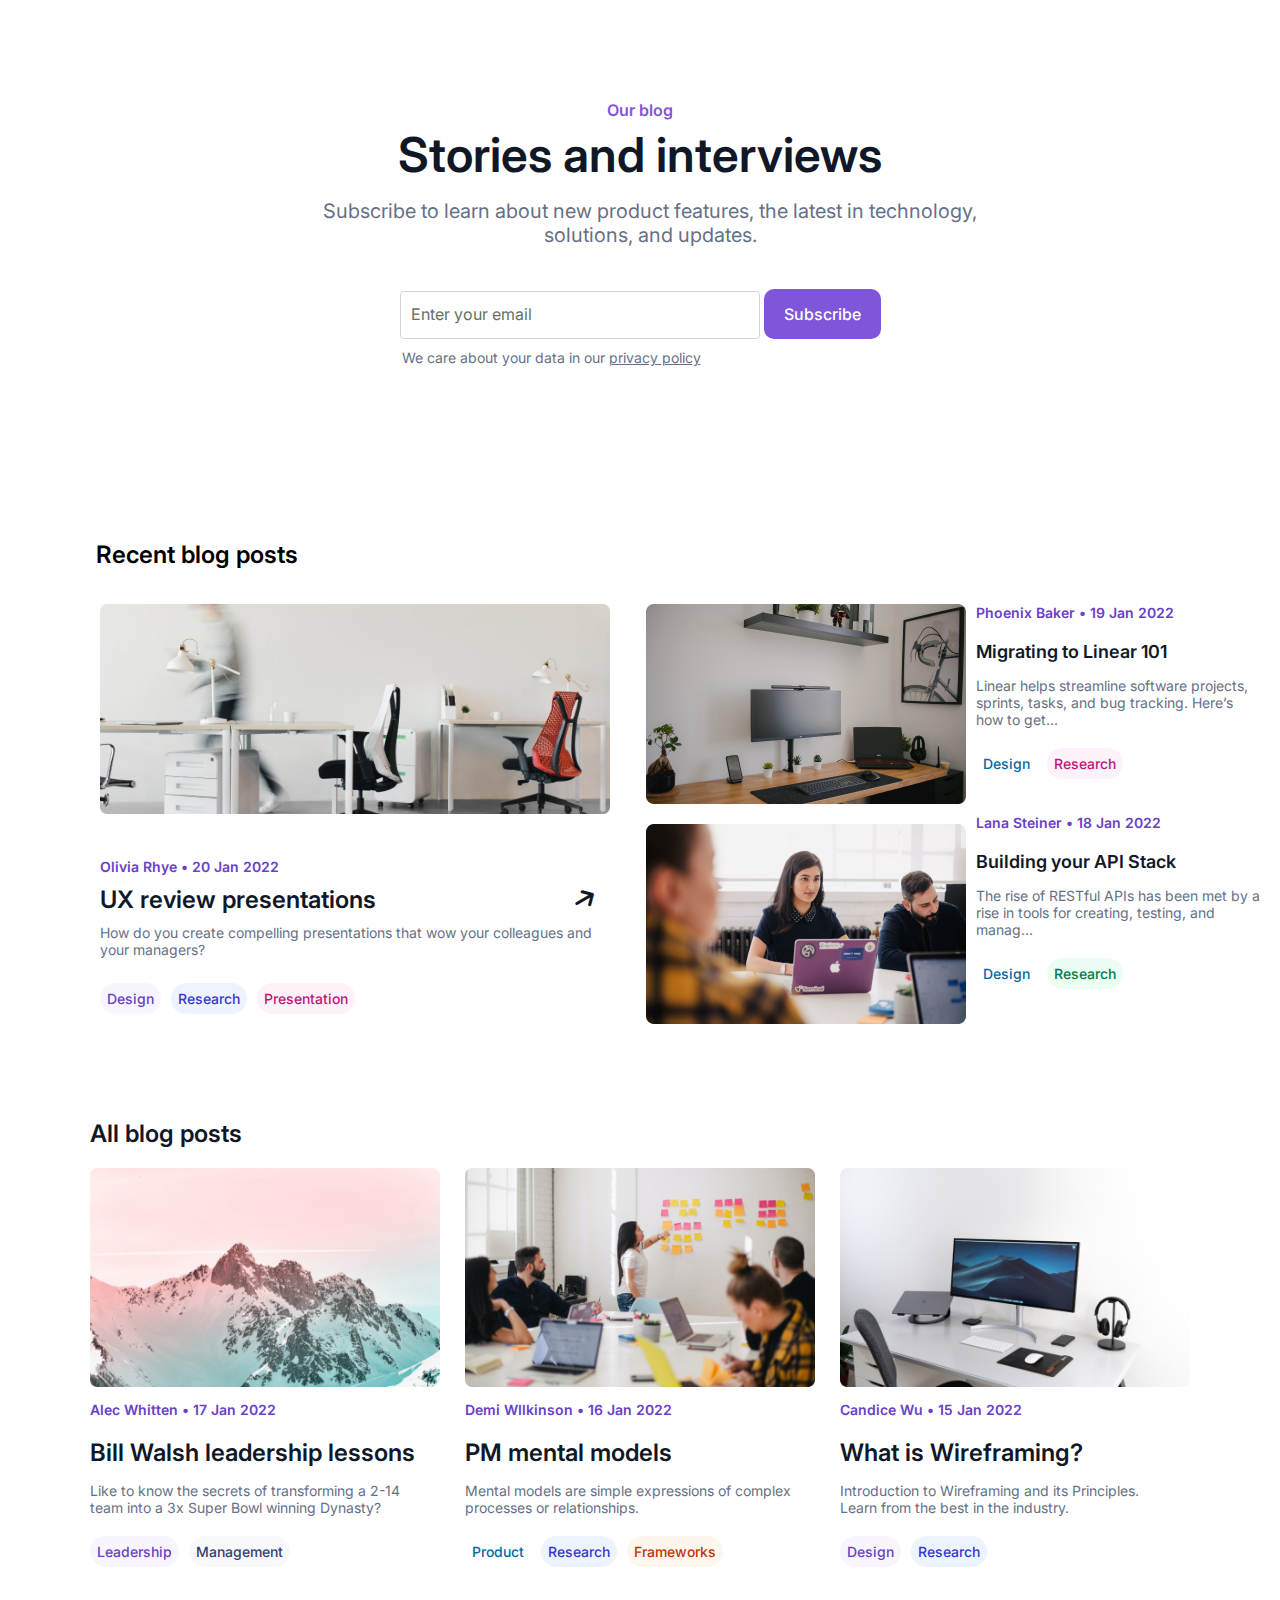
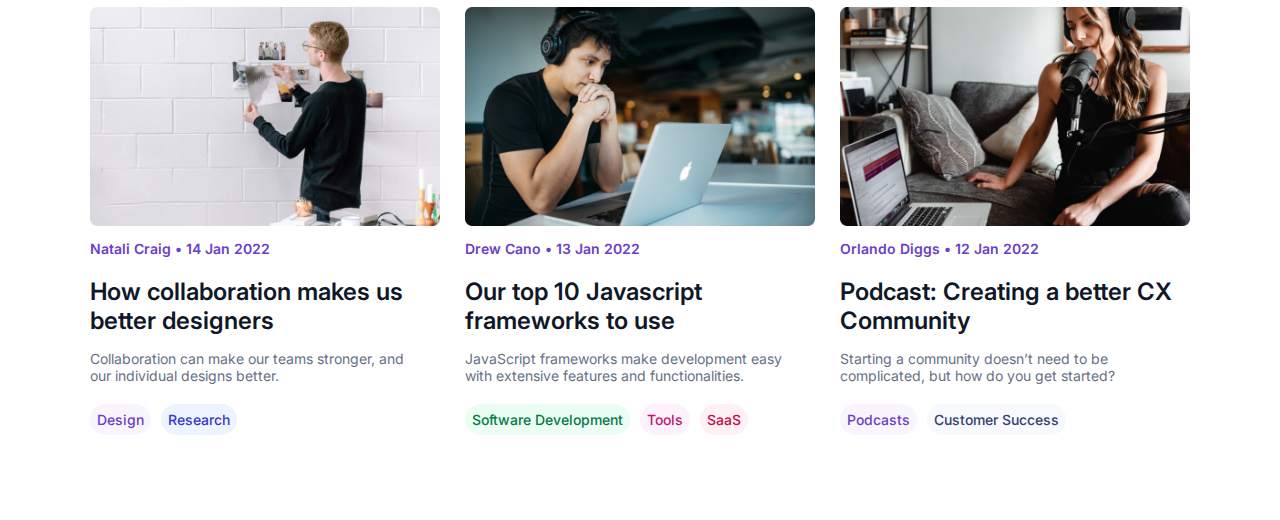
<file: ROTIMI-DOKUN/dokun/mini.html>
<!DOCTYPE html>
<html lang="en">
<head>
    <meta charset="UTF-8">
    <meta http-equiv="X-UA-Compatible" content="IE=edge">
    <meta name="viewport" content="width=device-width, initial-scale=1.0">
    <title>Mini Project</title>
    <link rel="stylesheet" href="style.css">
    <link rel="stylesheet" href="https://cdnjs.cloudflare.com/ajax/libs/font-awesome/6.4.0/css/all.min.css"
</head>

    <header>
        <div class="header-content">
            <h4>Our blog</h4>
            <h2>Stories and interviews</h2>
            <h5>Subscribe to learn about new product features, the latest in technology, <p>solutions, and updates.</p></h5>
            
                <input type="text" placeholder="Enter your email">
                <button class="ctn">Subscribe</button>
        
            <h6>We care about your data in our <span>privacy policy</span> </h6>
        </div>
    </header>
</head>

<body>

    <div class="title">Recent blog posts</div>
        <div class="wrap">
        <div>
            
            <div>
               <div class="main">
                <img src="first-image.jpg" alt="">
            </div>
            <div class="first">
                <h2>Olivia Rhye • 20 Jan 2022</h2>

               
                 <div class="icons">
                    <h5>UX review presentations
                  
                         <i class="fa-solid fa-arrow-right" id="arrow"></i>
                     </div></h5>
                    
                    

             
                <p>How do you create compelling presentations that wow your colleagues and <br >your managers?</p>

                 <div class="remain">
                        <p class="pod">Design</p>
                        <p class="search">Research</p>
                        <p class="too">Presentation</p>
                    </div>
            </div> 
        </div>  
            </div>
            <div>
                <div>
                   <div class="semi">
            <div class="finish">
                <img src="second-image.png" alt="">
                <div class="second-text">
                    <h2>Phoenix Baker • 19 Jan 2022</h2>
                    <h1>Migrating to Linear 101</h1>
                     <p>Linear helps streamline software projects, sprints, tasks, and bug tracking. Here’s how to get...</p>
                      
                    <div class="remain">
                        <p class="pro">Design</p>
                        <p class="too">Research</p>
                    </div>

                </div>
            </div>  
                </div>
                <div>
                    <div class="finish">
                <img src="third-image.jpg" alt="">
                <div class="second-text">
                    <h2>Lana Steiner • 18 Jan 2022</h2>
                    <h1>Building your API Stack</h1>
                     <p>The rise of RESTful APIs has been met by a rise in tools for creating, testing, and manag...</p>
                      
                    <div class="remain">
                        <p class="pro">Design</p>
                        <p class="soft">Research</p>
                    </div>
                </div>
            </div>
                </div>
            </div>
        </div>
     </div>
        

     <section class="blog">
        <p>All blog posts</p>
        <div class="container">
            <div class="box">
                <img src="fourth.jpg" alt="">
                <div class="container-text">
                    <h2>Alec Whitten • 17 Jan 2022</h2>
                
            
                    <h1>Bill Walsh leadership lessons</h1>

                    <p>Like to know the secrets of transforming a 2-14 <br> team into a 3x Super Bowl winning Dynasty?</p>
                      
                    <div class="remain">
                        <p class="pod">Leadership</p>
                        <p class="success">Management</p>
                    </div>
                    
                </div>
            </div>

            <div class="box">
                <img src="fifth.jpg" alt="">
                <div class="container-text">
                    <h2>Demi WIlkinson • 16 Jan 2022</h2>
                    <h1>PM mental models</h1>
                    <div class="arrow-icon">

                    </div>
                    <p>Mental models are simple expressions of complex processes or relationships.</p>

                    <div class="remain">
                        <p class="pro">Product</p>
                        <p class="search">Research</p>
                        <p class="frame">Frameworks</p>
                    </div>
                    
                </div>
            </div>

            <div class="box">
                <img src="sixth.jpg" alt="">
                <div class="container-text">
                    <h2>Candice Wu • 15 Jan 2022</h2>
                    <h1>What is Wireframing?</h1>
                    <div class="arrow-icon">

                    </div>
                    <p>Introduction to Wireframing and its Principles.<br> Learn from the best in the industry.</p>
                    
                    <div class="remain">
                        <p class="pod">Design</p>
                        <p class="search">Research</p>
                     </div>

                    
                </div>
            </div>
            <div class="box">
                <img src="seventh.jpg" alt="">
                <div class="container-text">
                    <h2>Natali Craig • 14 Jan 2022</h2>
                    <h1>How collaboration makes us better designers</h1>
                    <div class="arrow-icon">

                    </div>
                    <p>Collaboration can make our teams stronger, and <br> our individual designs better.</p>

                    <div class="remain">
                        <p class="pod">Design</p>
                        <p class="search">Research</p>
                     </div>

                    
                </div>
            </div>

            <div class="box">
                <img src="eight.jpg" alt="">
                <div class="container-text">
                    <h2>Drew Cano • 13 Jan 2022</h2>
                    <h1>Our top 10 Javascript frameworks to use</h1>
                    <div class="arrow-icon">

                    </div>
                    <p>JavaScript frameworks make development easy <br> with extensive features and functionalities.</p>

                    <div class="remain">
                        <p class="soft">Software Development</p>
                        <p class="too">Tools</p>
                        <p class="saa">SaaS</p>
                     </div>
                     
                </div>
            </div>

            <div class="box">
                <img src="ninth.jpg" alt="">
                <div class="container-text">
                    <h2>Orlando Diggs • 12 Jan 2022</h2>
                    <h1>Podcast: Creating a better CX Community</h1>

            
                    <p>Starting a community doesn’t need to be complicated, but how do you get started?</p>

                    <div class="remain">
                        <p class="pod">Podcasts</p>
                        <p class="success">Customer Success</p>
                     </div>
                     
                </div>
            </div>

       
        </div>
     </section>
    
</body>
</html>
</file>
<file: ROTIMI-DOKUN/dokun/style.css>
@import url('https://fonts.googleapis.com/css2?family=Inter:wght@100;200;300;400;500;600;700;800;900&display=swap');


* {
    margin: 0;
    padding: 0;
    box-sizing: border-box;
    font-family: 'Inter', sans-serif;
}
header {
    width: 100vw;
    height: 60vh;
    background-color: white;
    background-position: bottom;
    background-size: cover;
    display: flex;
    justify-content: center;
}
.header-content{
    margin-bottom: 150px;
    text-align: center;
}
.header-content h4 {
    color: #7f56d9;
    margin-top: 100px;
    font-size: 16px;
    font-weight: 600;
}
.header-content h2 {
    font-size: 48px;
    font-weight: 600;
    margin-top: 5px;
    color: #101828;
}
.header-content h5 {
    font-size: 20px;
    font-weight: 400;
    width: 768px;
    height: 60px;
    color: #667085;
    margin-top: 15px;
    margin-bottom: 30px;
    margin-left: 20px;    
}

input {
    border: 1px solid #d0d5dd;
    border-radius: 4px;
    width: 360px;
    height: 48px;
    padding: 0 10px;
}
::placeholder {
    font-size: 16px;
    font-weight: 400;
    line-height: 20px;
    color: #667066;
}
.ctn {
    padding:15px 20px;
    background-color: #7f56d9;
    color: white;
    border: none;
    border-radius: 10px;
    font-size: 16px;
    font-weight: 500;
}
.header-content h6 {
    font-size: 14px;
    font-weight: 400;
    width: 610px;
    padding: 10px 0;
    color: #667085;
    
    
}
.header-content >h6 >span {
    text-decoration: underline;
}

/* body starts here */

.wrap {
    margin:15px;
    margin-left: 5rem;
    display: flex;
    justify-content: space-between;
}
 
.title {
    color: black;
    font-weight: 600;
    font-size: 24px;
    margin-left: 6rem;

}

.main img {
    padding: 20px;
    width: 550px;
    height:250px; 
}

.first {
    
    padding: 20px;

}
.first h2{
    font-size: 14px;
    font-weight: 600;
    color: #6941c6;

}
.first h5{ 
    font-size: 24px;
    font-weight: 600;
    color: #101828;
    margin: 10px 0;
}

.first .icons i{
    translate: 12rem;
    transform:rotate(330deg)


} 
.first p {
    font-size: 14px;
    font-weight: 400;
    color: #667085;
    margin: 10px 0;
}

.semi {
    margin: 10px 0;

}
.finish {
    position: relative;
}

.finish img {
    float: left;
    margin: 10px;

}

.second-text h2 {
    font-size: 14px;
    font-weight: 600;
    padding: 10px 0;
    color: #6941c6;
}
.second-text h1 {
    font-size: 18px;
     font-weight: 600;
    color: #101828;
    padding: 10px 0;
}

.second-text p {
    font-size: 14px;
    font-weight: 400;
    color: #667085;
     margin: 5px; 
}

.blog {
    margin: 70px;
}

.blog p {
    font-weight: 600;
    font-size: 24px;
    color: #101828;
    margin: 20px;
}
.container {
    display: grid;
    gap: 25px;
    margin: 20px;
    grid-template-columns: repeat(auto-fit, minmax(260px, auto)); 
}
.box {
    position: relative;
}
.box img {

    width: 100%; 
}


.container-text h2 {
    font-size: 14px;
    font-weight: 600;
    padding: 10px 0;
    color: #6941c6;
}
.container-text h1 {
    font-size: 24px;
     font-weight: 600;
    color: #101828;
    padding: 10px 0;
}

.container-text p {
    font-size: 14px;
    font-weight: 400;
    color: #667085;
     margin: 5px 0; 
}
.remain {
    display: flex;
    column-gap: 10px;
}

.remain .soft {
     border: none;
    border-radius: 30px;
    font-size: 14px;
    font-weight: 500;
    margin: 15px 0;
    padding: 7px;
    color: #027a48;
    background-color:#ecfdf3 ;
}
.remain .too {
     border: none;
    border-radius: 30px;
    font-size: 14px;
    font-weight: 500;
    margin: 15px 0;
    padding: 7px;
    color: #c11574;
    background-color: #fdf2fa;
    
}
.remain .saa {
    border: none;
    border-radius: 30px;
    font-size: 14px;
    font-weight: 500;
    margin: 15px 0;
    padding: 7px;
     background-color:#fff1f3;
    color: #c01048;
}
.remain .pod {
    border: none;
    border-radius: 30px;
    font-size: 14px;
    font-weight: 500;
    margin: 15px 0;
    padding: 7px;
    color: #6941c6;
    background-color: #f9f5ff;
}
.remain .success {
    color: #363f72;
    background-color: #f8f9fc;
    border: none;
    border-radius: 30px;
    font-size: 14px;
    font-weight: 500;
    margin: 15px 0;
    padding: 7px;
}
.remain .search {
    color: #3538cd ;
    background-color: #eef4ff;
    border: none;
    border-radius: 30px;
    font-size: 14px;
    font-weight: 500;
    margin: 15px 0;
    padding: 7px;
}
.remain .frame {
    color: #c4320a;
    background-color: #fff6ed;
    border: none;
    border-radius: 30px;
    font-size: 14px;
    font-weight: 500;
    margin: 15px 0;
    padding: 7px;
}
.remain .pro {
    border: none;
    border-radius: 30px;
    font-size: 14px;
    font-weight: 500;
    margin: 15px 0;
    padding: 7px;
    background: color #f0f9ff; 
    color:#026aa2 ;
}

@media only screen and (max-width: 850px) {
    header {
        display: block;
    }
.header-content {
    flex-direction: column;
}
.header-content h5 {
    flex-direction: column;
}
.ctn {
    flex-direction: row;
}

}
</file>
